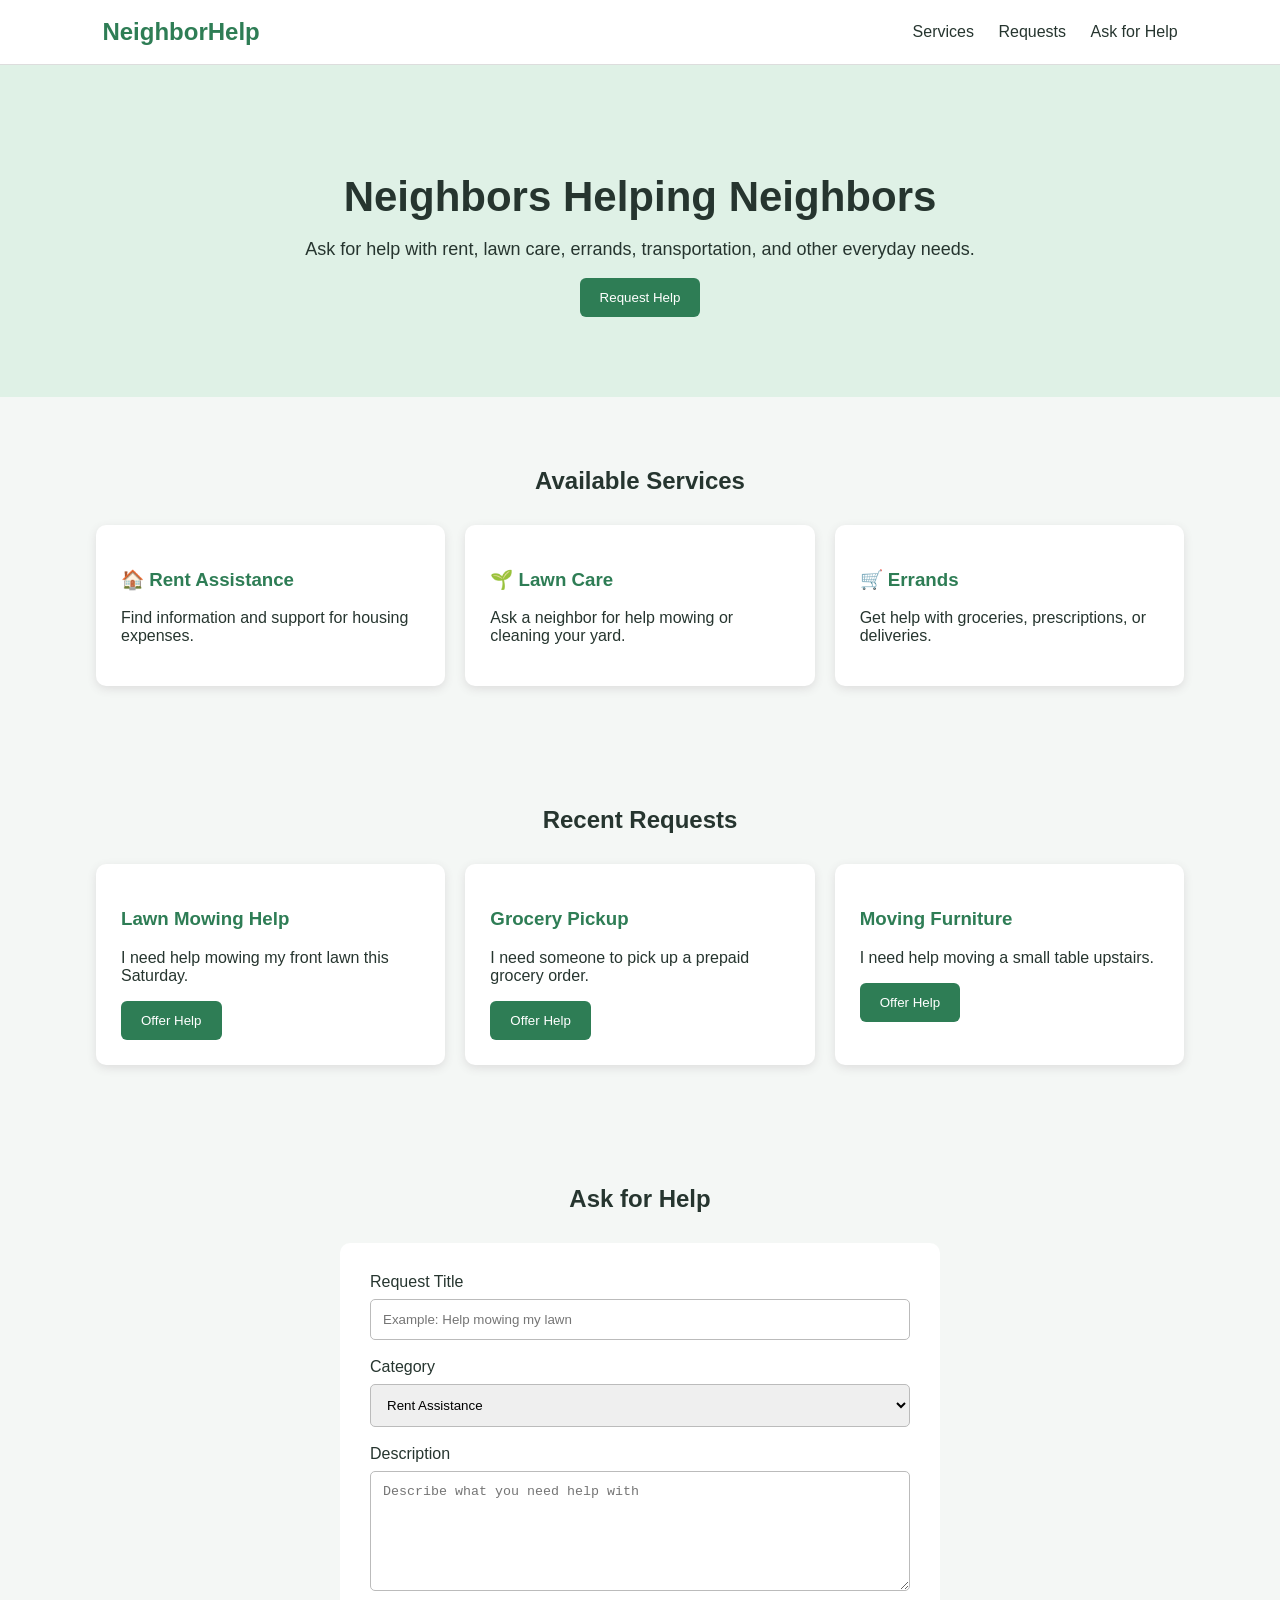
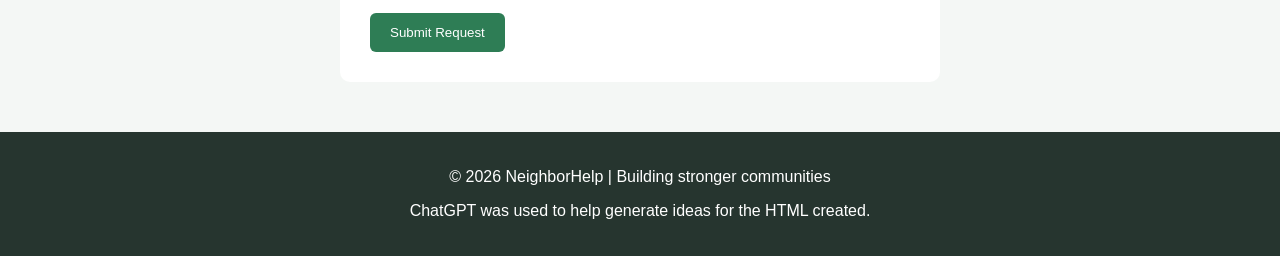
<file: index.html>
<!DOCTYPE html>
<html lang="en">
<head>
    <meta charset="UTF-8">
    <meta name="viewport" content="width=device-width, initial-scale=1.0">
    <title>NeighborHelp</title>

    <style>
        * {
            box-sizing: border-box;
        }

        body {
            margin: 0;
            font-family: Arial, sans-serif;
            background: #f4f7f5;
            color: #26352f;
        }

        header {
            background: white;
            padding: 18px 8%;
            display: flex;
            justify-content: space-between;
            align-items: center;
            border-bottom: 1px solid #ddd;
        }

        header h2 {
            margin: 0;
            color: #2e7d55;
        }

        nav a {
            margin-left: 20px;
            color: #26352f;
            text-decoration: none;
        }

        .hero {
            padding: 80px 10%;
            text-align: center;
            background: #dff1e6;
        }

        .hero h1 {
            font-size: 42px;
            margin-bottom: 10px;
        }

        .hero p {
            font-size: 18px;
        }

        button {
            padding: 12px 20px;
            background: #2e7d55;
            color: white;
            border: none;
            border-radius: 6px;
            cursor: pointer;
        }

        section {
            width: 85%;
            margin: auto;
            padding: 50px 0;
        }

        section h2 {
            text-align: center;
            margin-bottom: 30px;
        }

        .cards {
            display: grid;
            grid-template-columns: repeat(3, 1fr);
            gap: 20px;
        }

        .card {
            background: white;
            padding: 25px;
            border-radius: 10px;
            box-shadow: 0 3px 10px #ddd;
        }

        .card h3 {
            color: #2e7d55;
        }

        form {
            max-width: 600px;
            margin: auto;
            background: white;
            padding: 30px;
            border-radius: 10px;
        }

        input,
        select,
        textarea {
            width: 100%;
            padding: 12px;
            margin: 8px 0 18px;
            border: 1px solid #bbb;
            border-radius: 5px;
        }

        textarea {
            height: 120px;
            resize: vertical;
        }

        footer {
            background: #26352f;
            color: white;
            text-align: center;
            padding: 20px;
        }

        @media (max-width: 750px) {
            .cards {
                grid-template-columns: 1fr;
            }

            nav {
                display: none;
            }

            .hero h1 {
                font-size: 32px;
            }
        }
    </style>
</head>

<body>

    <header>
        <h2>NeighborHelp</h2>

        <nav>
            <a href="#services">Services</a>
            <a href="#requests">Requests</a>
            <a href="#help">Ask for Help</a>
        </nav>
    </header>

    <div class="hero">
        <h1>Neighbors Helping Neighbors</h1>

        <p>
            Ask for help with rent, lawn care, errands,
            transportation, and other everyday needs.
        </p>

        <a href="#help">
            <button>Request Help</button>
        </a>
    </div>

    <section id="services">
        <h2>Available Services</h2>

        <div class="cards">
            <div class="card">
                <h3>🏠 Rent Assistance</h3>
                <p>Find information and support for housing expenses.</p>
            </div>

            <div class="card">
                <h3>🌱 Lawn Care</h3>
                <p>Ask a neighbor for help mowing or cleaning your yard.</p>
            </div>

            <div class="card">
                <h3>🛒 Errands</h3>
                <p>Get help with groceries, prescriptions, or deliveries.</p>
            </div>
        </div>
    </section>

    <section id="requests">
        <h2>Recent Requests</h2>

        <div class="cards">
            <div class="card">
                <h3>Lawn Mowing Help</h3>
                <p>I need help mowing my front lawn this Saturday.</p>
                <button>Offer Help</button>
            </div>

            <div class="card">
                <h3>Grocery Pickup</h3>
                <p>I need someone to pick up a prepaid grocery order.</p>
                <button>Offer Help</button>
            </div>

            <div class="card">
                <h3>Moving Furniture</h3>
                <p>I need help moving a small table upstairs.</p>
                <button>Offer Help</button>
            </div>
        </div>
    </section>

    <section id="help">
        <h2>Ask for Help</h2>

        <form>
            <label>Request Title</label>
            <input type="text" placeholder="Example: Help mowing my lawn">

            <label>Category</label>
            <select>
                <option>Rent Assistance</option>
                <option>Lawn Care</option>
                <option>Errands</option>
                <option>Transportation</option>
                <option>Other</option>
            </select>

            <label>Description</label>
            <textarea placeholder="Describe what you need help with"></textarea>

            <button type="submit">Submit Request</button>
        </form>
    </section>

   <footer>
    <p>© 2026 NeighborHelp | Building stronger communities</p>
    <p>ChatGPT was used to help generate ideas for the HTML created.</p>
   </footer>

</body>
</html>
</file>
